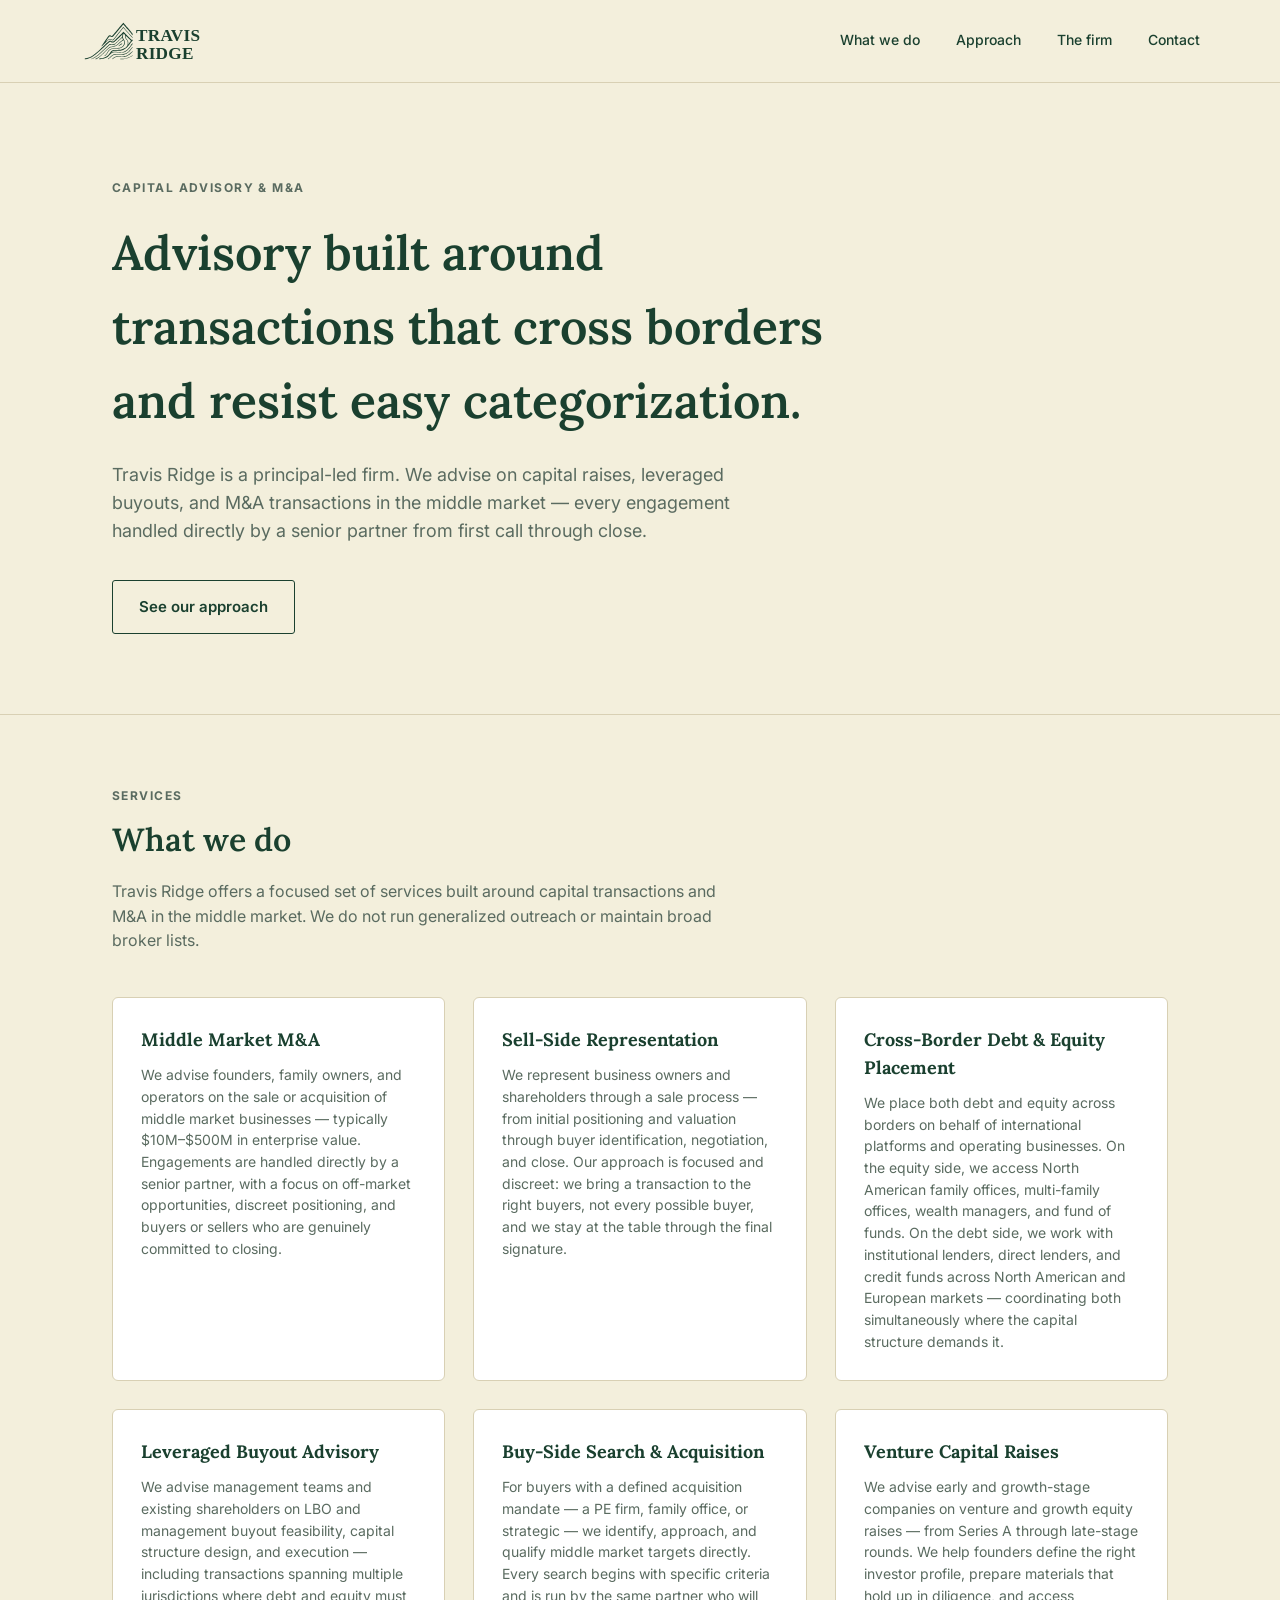
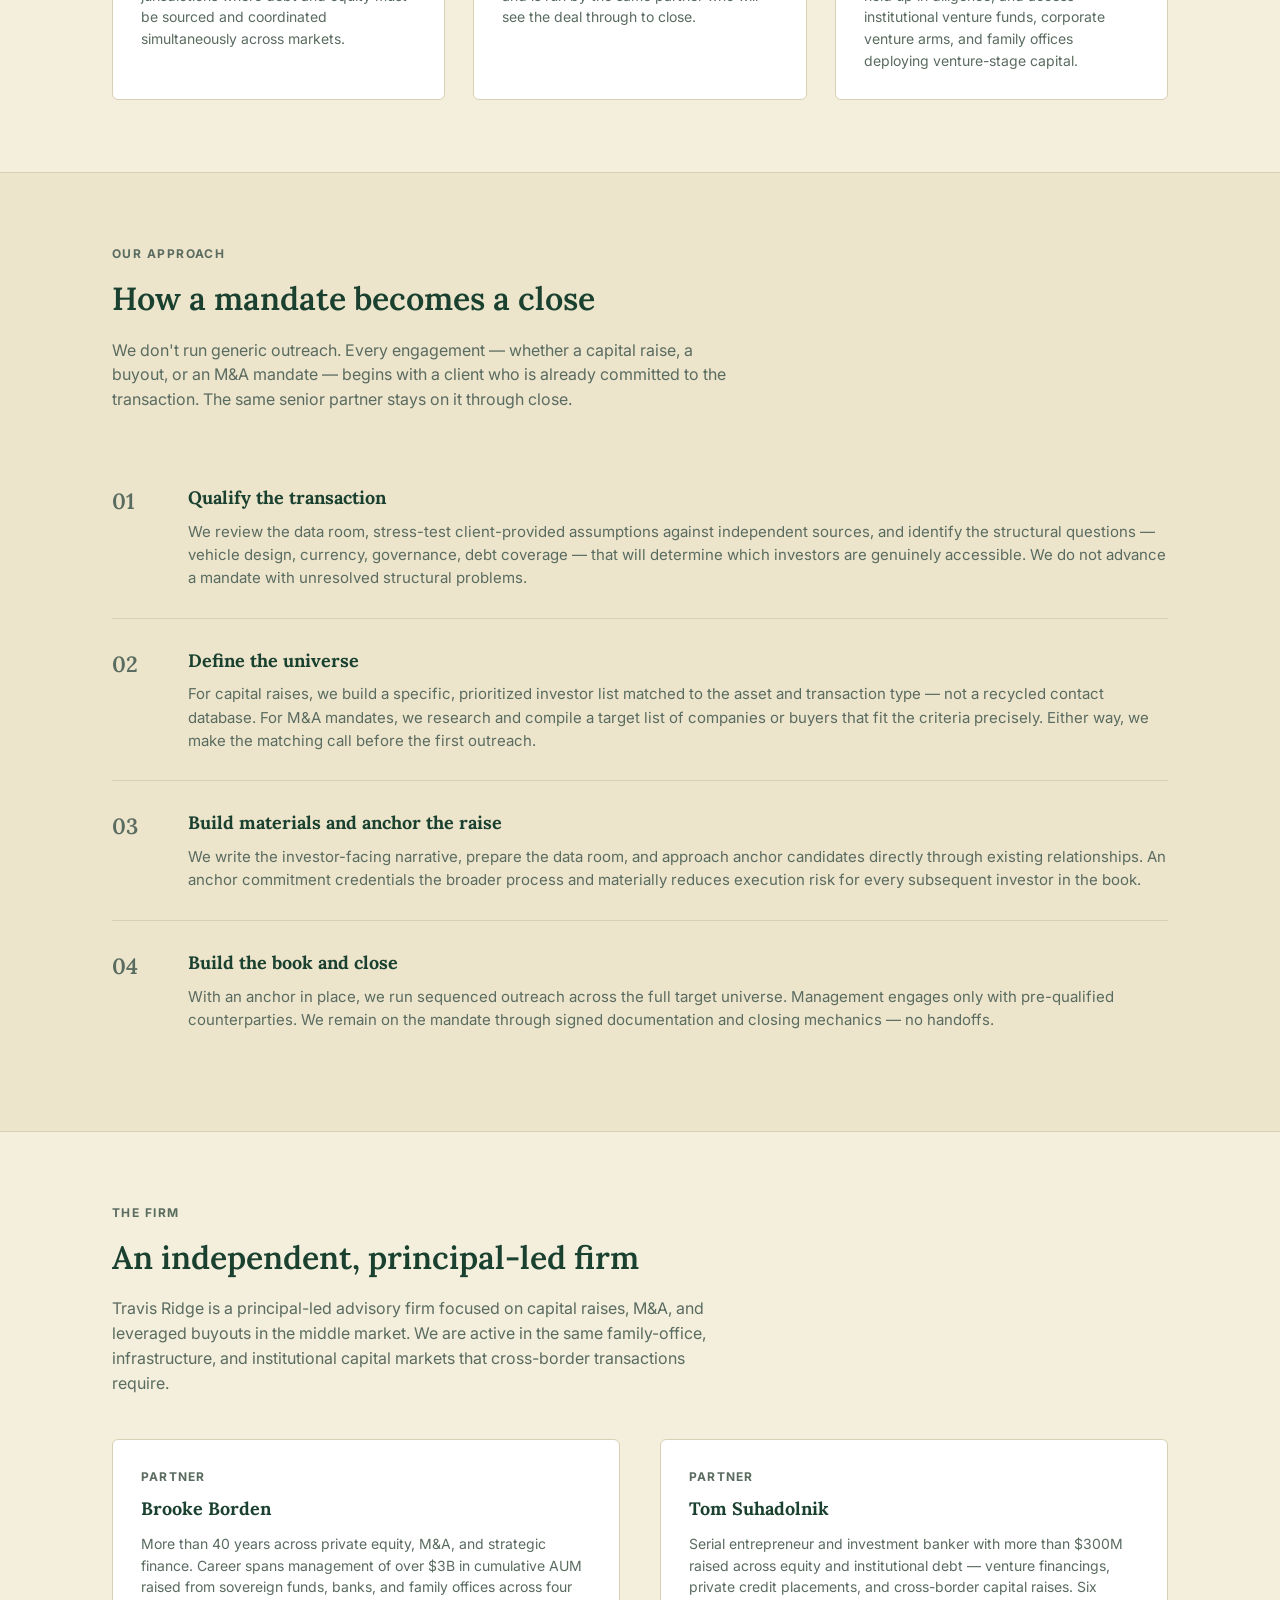
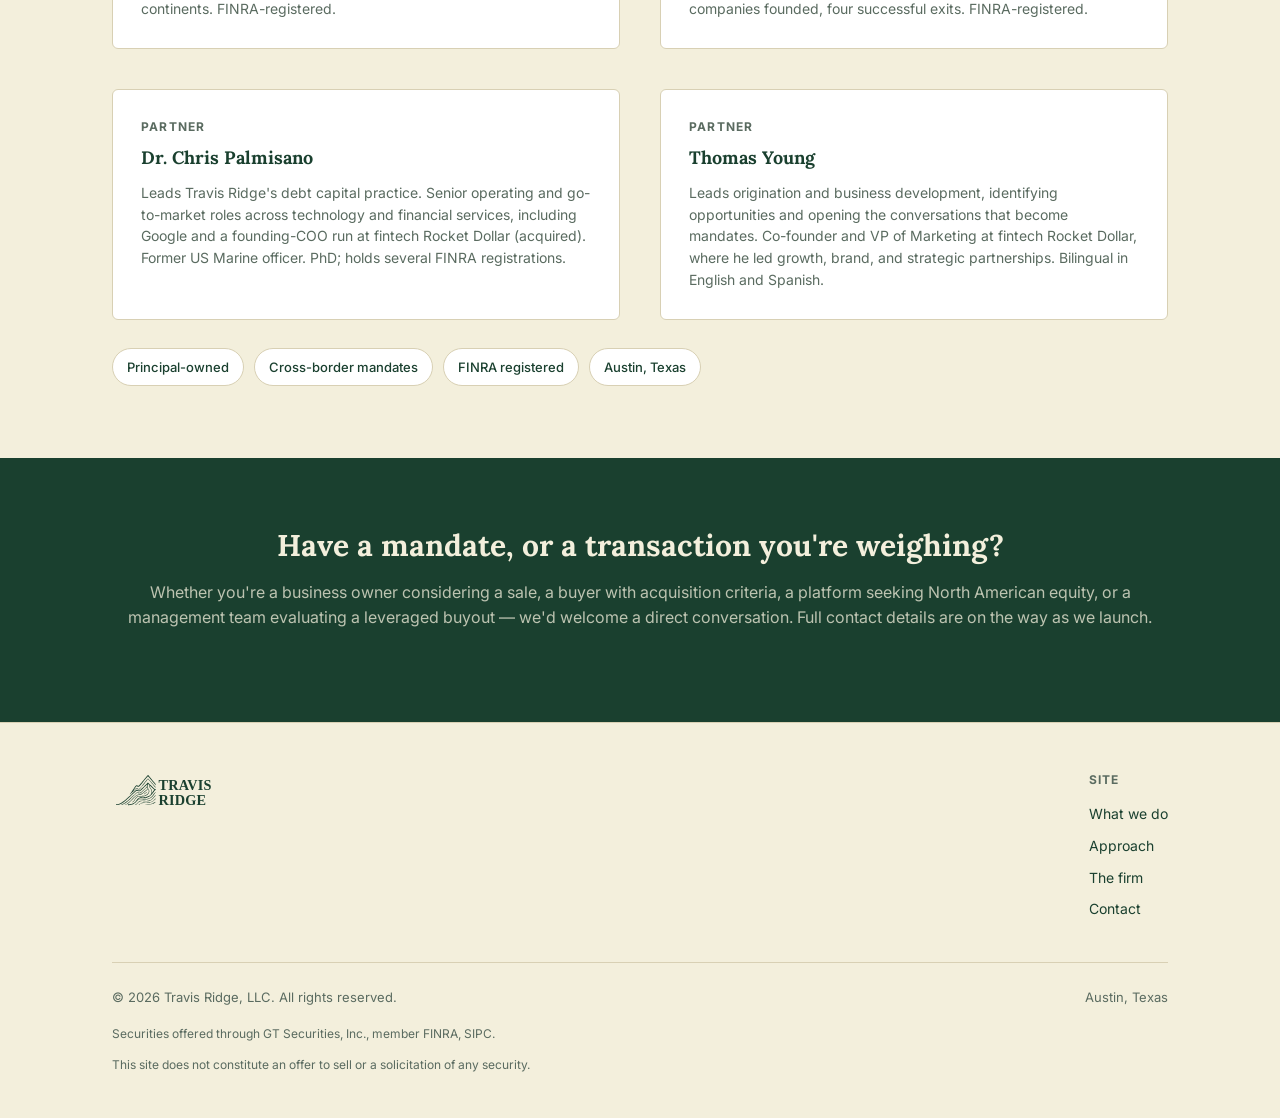
<file: index.html>
<!DOCTYPE html>
<html lang="en">
<head>
<meta charset="UTF-8">
<meta name="viewport" content="width=device-width, initial-scale=1.0">
<title>Travis Ridge, LLC — Capital Advisory &amp; M&amp;A</title>
<meta name="description" content="Travis Ridge is a principal-led capital advisory and M&amp;A firm serving the middle market — capital raises, leveraged buyouts, and cross-border transactions, handled directly by a senior partner from first call through close.">
<link rel="preconnect" href="https://fonts.googleapis.com">
<link href="https://fonts.googleapis.com/css2?family=Inter:wght@400;500;600;700&family=Lora:ital,wght@0,500;0,600;0,700;1,500&display=swap" rel="stylesheet">
<link rel="stylesheet" href="styles.css">
<link rel="icon" href="assets/travis-ridge-favicon.ico">
</head>
<body>

<header id="top">
  <div class="wrap nav">
    <a href="#top" class="brand"><img src="assets/travis-ridge-logo-lockup.svg" alt="Travis Ridge" class="logo-lockup"></a>
    <nav class="links">
      <a href="#services">What we do</a>
      <a href="#approach">Approach</a>
      <a href="#firm">The firm</a>
      <a href="#contact">Contact</a>
    </nav>
    <button class="nav-toggle" aria-label="Toggle menu" aria-expanded="false"><span></span><span></span><span></span></button>
  </div>
</header>

<section class="hero">
  <div class="wrap">
    <div class="eyebrow">Capital Advisory &amp; M&amp;A</div>
    <h1>Advisory built around transactions that cross borders and resist easy categorization.</h1>
    <p class="lead">Travis Ridge is a principal-led firm. We advise on capital raises, leveraged buyouts, and M&amp;A transactions in the middle market — every engagement handled directly by a senior partner from first call through close.</p>
    <div class="hero-actions">
      <a href="#approach" class="btn-secondary">See our approach</a>
    </div>
  </div>
</section>

<section id="services">
  <div class="wrap">
    <div class="section-head">
      <div class="eyebrow">Services</div>
      <h2>What we do</h2>
      <p>Travis Ridge offers a focused set of services built around capital transactions and M&amp;A in the middle market. We do not run generalized outreach or maintain broad broker lists.</p>
    </div>
    <div class="grid-3">
      <div class="card">
        <h3>Middle Market M&amp;A</h3>
        <p>We advise founders, family owners, and operators on the sale or acquisition of middle market businesses — typically $10M–$500M in enterprise value. Engagements are handled directly by a senior partner, with a focus on off-market opportunities, discreet positioning, and buyers or sellers who are genuinely committed to closing.</p>
      </div>
      <div class="card">
        <h3>Sell-Side Representation</h3>
        <p>We represent business owners and shareholders through a sale process — from initial positioning and valuation through buyer identification, negotiation, and close. Our approach is focused and discreet: we bring a transaction to the right buyers, not every possible buyer, and we stay at the table through the final signature.</p>
      </div>
      <div class="card">
        <h3>Cross-Border Debt &amp; Equity Placement</h3>
        <p>We place both debt and equity across borders on behalf of international platforms and operating businesses. On the equity side, we access North American family offices, multi-family offices, wealth managers, and fund of funds. On the debt side, we work with institutional lenders, direct lenders, and credit funds across North American and European markets — coordinating both simultaneously where the capital structure demands it.</p>
      </div>
      <div class="card">
        <h3>Leveraged Buyout Advisory</h3>
        <p>We advise management teams and existing shareholders on LBO and management buyout feasibility, capital structure design, and execution — including transactions spanning multiple jurisdictions where debt and equity must be sourced and coordinated simultaneously across markets.</p>
      </div>
      <div class="card">
        <h3>Buy-Side Search &amp; Acquisition</h3>
        <p>For buyers with a defined acquisition mandate — a PE firm, family office, or strategic — we identify, approach, and qualify middle market targets directly. Every search begins with specific criteria and is run by the same partner who will see the deal through to close.</p>
      </div>
      <div class="card">
        <h3>Venture Capital Raises</h3>
        <p>We advise early and growth-stage companies on venture and growth equity raises — from Series A through late-stage rounds. We help founders define the right investor profile, prepare materials that hold up in diligence, and access institutional venture funds, corporate venture arms, and family offices deploying venture-stage capital.</p>
      </div>
    </div>
  </div>
</section>

<section id="approach" class="alt">
  <div class="wrap">
    <div class="section-head">
      <div class="eyebrow">Our approach</div>
      <h2>How a mandate becomes a close</h2>
      <p>We don't run generic outreach. Every engagement — whether a capital raise, a buyout, or an M&amp;A mandate — begins with a client who is already committed to the transaction. The same senior partner stays on it through close.</p>
    </div>
    <div class="steps">
      <div class="step">
        <div class="step-num">01</div>
        <div>
          <h3>Qualify the transaction</h3>
          <p>We review the data room, stress-test client-provided assumptions against independent sources, and identify the structural questions — vehicle design, currency, governance, debt coverage — that will determine which investors are genuinely accessible. We do not advance a mandate with unresolved structural problems.</p>
        </div>
      </div>
      <div class="step">
        <div class="step-num">02</div>
        <div>
          <h3>Define the universe</h3>
          <p>For capital raises, we build a specific, prioritized investor list matched to the asset and transaction type — not a recycled contact database. For M&amp;A mandates, we research and compile a target list of companies or buyers that fit the criteria precisely. Either way, we make the matching call before the first outreach.</p>
        </div>
      </div>
      <div class="step">
        <div class="step-num">03</div>
        <div>
          <h3>Build materials and anchor the raise</h3>
          <p>We write the investor-facing narrative, prepare the data room, and approach anchor candidates directly through existing relationships. An anchor commitment credentials the broader process and materially reduces execution risk for every subsequent investor in the book.</p>
        </div>
      </div>
      <div class="step">
        <div class="step-num">04</div>
        <div>
          <h3>Build the book and close</h3>
          <p>With an anchor in place, we run sequenced outreach across the full target universe. Management engages only with pre-qualified counterparties. We remain on the mandate through signed documentation and closing mechanics — no handoffs.</p>
        </div>
      </div>
    </div>
  </div>
</section>

<section id="firm">
  <div class="wrap">
    <div class="section-head">
      <div class="eyebrow">The firm</div>
      <h2>An independent, principal-led firm</h2>
      <p>Travis Ridge is a principal-led advisory firm focused on capital raises, M&amp;A, and leveraged buyouts in the middle market. We are active in the same family-office, infrastructure, and institutional capital markets that cross-border transactions require.</p>
    </div>
    <div class="grid-2">
      <div class="card">
        <div style="font-size:12px; text-transform:uppercase; letter-spacing:0.1em; color:var(--text-muted); font-weight:700; margin-bottom:8px;">Partner</div>
        <h3>Brooke Borden</h3>
        <p>More than 40 years across private equity, M&amp;A, and strategic finance. Career spans management of over $3B in cumulative AUM raised from sovereign funds, banks, and family offices across four continents. FINRA-registered.</p>
      </div>
      <div class="card">
        <div style="font-size:12px; text-transform:uppercase; letter-spacing:0.1em; color:var(--text-muted); font-weight:700; margin-bottom:8px;">Partner</div>
        <h3>Tom Suhadolnik</h3>
        <p>Serial entrepreneur and investment banker with more than $300M raised across equity and institutional debt — venture financings, private credit placements, and cross-border capital raises. Six companies founded, four successful exits. FINRA-registered.</p>
      </div>
      <div class="card">
        <div style="font-size:12px; text-transform:uppercase; letter-spacing:0.1em; color:var(--text-muted); font-weight:700; margin-bottom:8px;">Partner</div>
        <h3>Dr. Chris Palmisano</h3>
        <p>Leads Travis Ridge's debt capital practice. Senior operating and go-to-market roles across technology and financial services, including Google and a founding-COO run at fintech Rocket Dollar (acquired). Former US Marine officer. PhD; holds several FINRA registrations.</p>
      </div>
      <div class="card">
        <div style="font-size:12px; text-transform:uppercase; letter-spacing:0.1em; color:var(--text-muted); font-weight:700; margin-bottom:8px;">Partner</div>
        <h3>Thomas Young</h3>
        <p>Leads origination and business development, identifying opportunities and opening the conversations that become mandates. Co-founder and VP of Marketing at fintech Rocket Dollar, where he led growth, brand, and strategic partnerships. Bilingual in English and Spanish.</p>
      </div>
    </div>
    <div class="tag-row" style="margin-top:28px;">
      <div class="tag">Principal-owned</div>
      <div class="tag">Cross-border mandates</div>
      <div class="tag">FINRA registered</div>
      <div class="tag">Austin, Texas</div>
    </div>
  </div>
</section>

<section id="contact" class="cta-band">
  <div class="wrap">
    <h2>Have a mandate, or a transaction you're weighing?</h2>
    <p>Whether you're a business owner considering a sale, a buyer with acquisition criteria, a platform seeking North American equity, or a management team evaluating a leveraged buyout — we'd welcome a direct conversation. Full contact details are on the way as we launch.</p>
  </div>
</section>

<footer>
  <div class="wrap">
    <div class="footer-top">
      <a href="#top" class="brand"><img src="assets/travis-ridge-logo-lockup.svg" alt="Travis Ridge" class="logo-lockup logo-lockup-sm"></a>
      <div class="footer-links">
        <div class="footer-col">
          <h4>Site</h4>
          <a href="#services">What we do</a>
          <a href="#approach">Approach</a>
          <a href="#firm">The firm</a>
          <a href="#contact">Contact</a>
        </div>
      </div>
    </div>
    <div class="footer-bottom">
      <span>© 2026 Travis Ridge, LLC. All rights reserved.</span>
      <span>Austin, Texas</span>
    </div>
    <p style="font-size:12px; color:var(--text-muted); margin-top:18px;">Securities offered through GT Securities, Inc., member FINRA, SIPC.</p>
    <p style="font-size:12px; color:var(--text-muted); margin-top:8px;">This site does not constitute an offer to sell or a solicitation of any security.</p>
  </div>
</footer>

<script src="main.js"></script>
</body>
</html>
</file>
<file: styles.css>
/* Travis Ridge, LLC — shared site styles */

:root {
  --forest: #1A402F;
  --forest-dark: #122d21;
  --cream: #F3EFDC;
  --cream-soft: #ece5cc;
  --line: #d8d0b4;
  --text-muted: #5a6b60;
}

* { box-sizing: border-box; }

body {
  margin: 0;
  background: var(--cream);
  color: var(--forest);
  font-family: 'Inter', -apple-system, BlinkMacSystemFont, 'Segoe UI', sans-serif;
  line-height: 1.55;
}

h1, h2, h3, .wordmark { font-family: 'Lora', Georgia, serif; }

a { color: inherit; text-decoration: none; }

.wrap { max-width: 1120px; margin: 0 auto; padding: 0 32px; }

/* ---------- Header ---------- */
header {
  position: sticky;
  top: 0;
  z-index: 50;
  background: var(--cream);
  border-bottom: 1px solid var(--line);
}

.nav {
  display: flex;
  align-items: center;
  justify-content: space-between;
  padding: 18px 0;
}

.brand {
  display: flex;
  align-items: center;
  gap: 12px;
}

.logo-lockup { height: 46px; width: auto; display: block; }
.logo-lockup-sm { height: 38px; }

nav.links { display: flex; gap: 36px; font-size: 14px; font-weight: 500; }
nav.links a { padding: 6px 0; border-bottom: 2px solid transparent; }
nav.links a:hover, nav.links a.active { border-bottom-color: var(--forest); }

.nav-cta {
  background: var(--forest);
  color: var(--cream);
  padding: 10px 20px;
  border-radius: 3px;
  font-size: 14px;
  font-weight: 600;
}
.nav-cta:hover { background: var(--forest-dark); }

/* Hamburger (mobile only) */
.nav-toggle {
  display: none;
  flex-direction: column;
  justify-content: center;
  gap: 5px;
  width: 44px;
  height: 44px;
  padding: 0;
  background: none;
  border: none;
  cursor: pointer;
  margin-left: auto;
}
.nav-toggle span {
  display: block;
  width: 24px;
  height: 2px;
  background: var(--forest);
  transition: transform 0.25s ease, opacity 0.2s ease;
}
header.open .nav-toggle span:nth-child(1) { transform: translateY(7px) rotate(45deg); }
header.open .nav-toggle span:nth-child(2) { opacity: 0; }
header.open .nav-toggle span:nth-child(3) { transform: translateY(-7px) rotate(-45deg); }

/* ---------- Hero ---------- */
.hero {
  padding: 96px 0 80px;
  border-bottom: 1px solid var(--line);
}
.hero .eyebrow {
  text-transform: uppercase;
  letter-spacing: 0.12em;
  font-size: 12px;
  font-weight: 700;
  color: var(--text-muted);
  margin-bottom: 18px;
}
.hero h1 {
  font-size: 48px;
  font-weight: 600;
  max-width: 780px;
  margin: 0 0 22px;
}
.hero p.lead {
  font-size: 18px;
  max-width: 620px;
  color: var(--text-muted);
  margin: 0 0 36px;
}
.hero-actions { display: flex; gap: 16px; }

.btn-primary {
  background: var(--forest);
  color: var(--cream);
  padding: 14px 26px;
  border-radius: 3px;
  font-weight: 600;
  font-size: 15px;
  display: inline-block;
}
.btn-primary:hover { background: var(--forest-dark); }

.btn-secondary {
  border: 1px solid var(--forest);
  color: var(--forest);
  padding: 14px 26px;
  border-radius: 3px;
  font-weight: 600;
  font-size: 15px;
  display: inline-block;
}
.btn-secondary:hover { background: rgba(26,64,47,0.06); }

/* ---------- Sections ---------- */
section { padding: 72px 0; }
section.alt { background: var(--cream-soft); border-top: 1px solid var(--line); border-bottom: 1px solid var(--line); }

.section-head { max-width: 620px; margin-bottom: 44px; }
.section-head .eyebrow {
  text-transform: uppercase;
  letter-spacing: 0.12em;
  font-size: 12px;
  font-weight: 700;
  color: var(--text-muted);
  margin-bottom: 10px;
}
.section-head h2 { font-size: 32px; font-weight: 600; margin: 0 0 14px; }
.section-head p { color: var(--text-muted); margin: 0; font-size: 16px; }

.grid-3 { display: grid; grid-template-columns: repeat(3, 1fr); gap: 28px; }
.grid-2 { display: grid; grid-template-columns: repeat(2, 1fr); gap: 40px; }

.card {
  background: #fff;
  border: 1px solid var(--line);
  border-radius: 6px;
  padding: 28px;
}
.card .num {
  font-family: 'Lora', serif;
  font-size: 14px;
  font-weight: 600;
  color: var(--text-muted);
  margin-bottom: 14px;
}
.card h3 { font-size: 18px; margin: 0 0 10px; }
.card p { font-size: 14px; color: var(--text-muted); margin: 0; }

.stat-bar {
  display: flex;
  justify-content: space-between;
  border-top: 1px solid var(--line);
  border-bottom: 1px solid var(--line);
  padding: 36px 0;
}
.stat { text-align: left; }
.stat .value { font-family: 'Lora', serif; font-size: 34px; font-weight: 600; }
.stat .label { font-size: 13px; color: var(--text-muted); margin-top: 4px; }

.steps { display: flex; flex-direction: column; gap: 0; }
.step {
  display: flex;
  gap: 28px;
  padding: 28px 0;
  border-bottom: 1px solid var(--line);
}
.step:last-child { border-bottom: none; }
.step .step-num {
  font-family: 'Lora', serif;
  font-size: 22px;
  font-weight: 600;
  color: var(--text-muted);
  width: 48px;
  flex-shrink: 0;
}
.step h3 { margin: 0 0 8px; font-size: 18px; }
.step p { margin: 0; color: var(--text-muted); font-size: 15px; }

.people-grid { display: grid; grid-template-columns: repeat(4, 1fr); gap: 24px; }
.person-card { text-align: left; }
.avatar {
  width: 100%;
  aspect-ratio: 1;
  background: var(--forest);
  border-radius: 6px;
  margin-bottom: 16px;
  display: flex;
  align-items: center;
  justify-content: center;
  color: var(--cream);
  font-family: 'Lora', serif;
  font-size: 13px;
  opacity: 0.55;
}
.person-card h3 { margin: 0 0 4px; font-size: 17px; }
.person-card .role { font-size: 13px; color: var(--text-muted); margin-bottom: 10px; font-weight: 600; }
.person-card p { font-size: 14px; color: var(--text-muted); margin: 0; }

.tag-row { display: flex; flex-wrap: wrap; gap: 10px; }
.tag {
  border: 1px solid var(--line);
  background: #fff;
  padding: 8px 14px;
  border-radius: 20px;
  font-size: 13px;
  font-weight: 500;
}

.cta-band {
  background: var(--forest);
  color: var(--cream);
  padding: 64px 0;
  text-align: center;
}
.cta-band h2 { font-size: 30px; margin: 0 0 12px; }
.cta-band p { color: rgba(243,239,220,0.75); margin: 0 0 28px; }
.cta-band .btn-primary { background: var(--cream); color: var(--forest); }
.cta-band .btn-primary:hover { background: #fff; }

/* ---------- Forms ---------- */
.form-card {
  background: #fff;
  border: 1px solid var(--line);
  border-radius: 6px;
  padding: 40px;
}
.field { margin-bottom: 20px; }
.field label { display: block; font-size: 13px; font-weight: 600; margin-bottom: 6px; }
.field input, .field select, .field textarea {
  width: 100%;
  border: 1px solid var(--line);
  border-radius: 4px;
  padding: 12px 14px;
  font-size: 14px;
  font-family: inherit;
  background: var(--cream);
  color: var(--forest);
}
.field textarea { min-height: 110px; resize: vertical; }
.field-row { display: grid; grid-template-columns: 1fr 1fr; gap: 20px; }

.contact-info { display: flex; flex-direction: column; gap: 26px; }
.contact-info .info-block .label { font-size: 12px; text-transform: uppercase; letter-spacing: 0.1em; color: var(--text-muted); font-weight: 700; margin-bottom: 6px; }
.contact-info .info-block .value { font-size: 16px; }

/* ---------- Footer ---------- */
footer {
  border-top: 1px solid var(--line);
  padding: 48px 0 32px;
}
.footer-top {
  display: flex;
  justify-content: space-between;
  align-items: flex-start;
  padding-bottom: 32px;
  margin-bottom: 24px;
  border-bottom: 1px solid var(--line);
}
.footer-links { display: flex; gap: 48px; }
.footer-col h4 { font-size: 12px; text-transform: uppercase; letter-spacing: 0.08em; margin: 0 0 14px; color: var(--text-muted); }
.footer-col a { display: block; font-size: 14px; margin-bottom: 10px; }
.footer-col a:hover { text-decoration: underline; }
.footer-bottom { display: flex; justify-content: space-between; font-size: 13px; color: var(--text-muted); }

/* ---------- Page header (interior pages) ---------- */
.page-header { padding: 64px 0 48px; border-bottom: 1px solid var(--line); }
.page-header .eyebrow {
  text-transform: uppercase;
  letter-spacing: 0.12em;
  font-size: 12px;
  font-weight: 700;
  color: var(--text-muted);
  margin-bottom: 14px;
}
.page-header h1 { font-size: 40px; font-weight: 600; margin: 0 0 16px; max-width: 700px; }
.page-header p { font-size: 17px; color: var(--text-muted); max-width: 620px; margin: 0; }

@media (max-width: 860px) {
  .grid-3, .grid-2, .people-grid, .field-row { grid-template-columns: 1fr; }
  .hero h1 { font-size: 34px; }
  .footer-top, .footer-links { flex-direction: column; gap: 24px; }

  /* Collapse primary nav into a hamburger dropdown */
  .nav-toggle { display: flex; }
  .nav-cta { display: none; }
  nav.links {
    position: absolute;
    top: 100%;
    left: 0;
    right: 0;
    display: none;
    flex-direction: column;
    gap: 0;
    background: var(--cream);
    border-bottom: 1px solid var(--line);
    padding: 6px 32px 16px;
    box-shadow: 0 18px 30px -24px rgba(18, 45, 33, 0.5);
  }
  header.open nav.links { display: flex; }
  nav.links a {
    padding: 15px 0;
    font-size: 16px;
    border-top: 1px solid var(--line);
    border-bottom: none;
  }
  nav.links a:first-child { border-top: none; }
  nav.links a:hover, nav.links a.active { border-bottom-color: transparent; }
}
</file>
